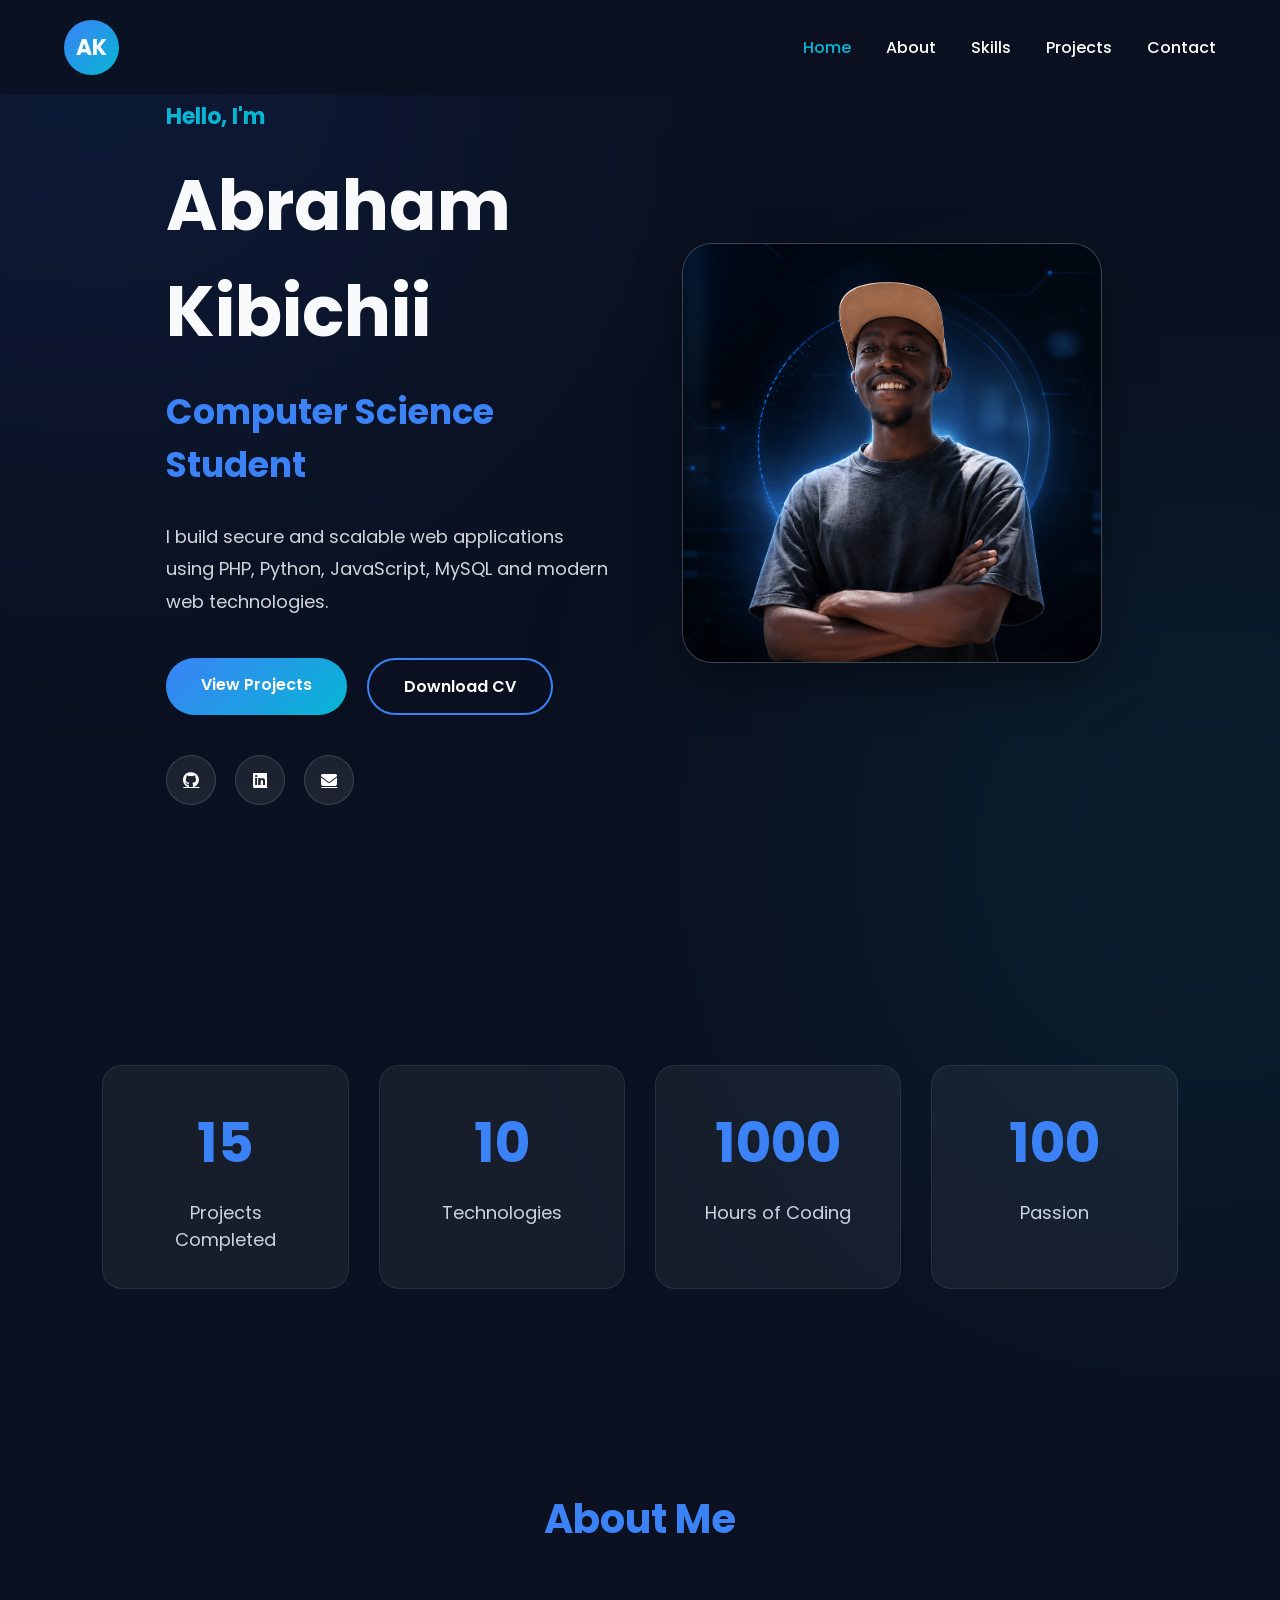
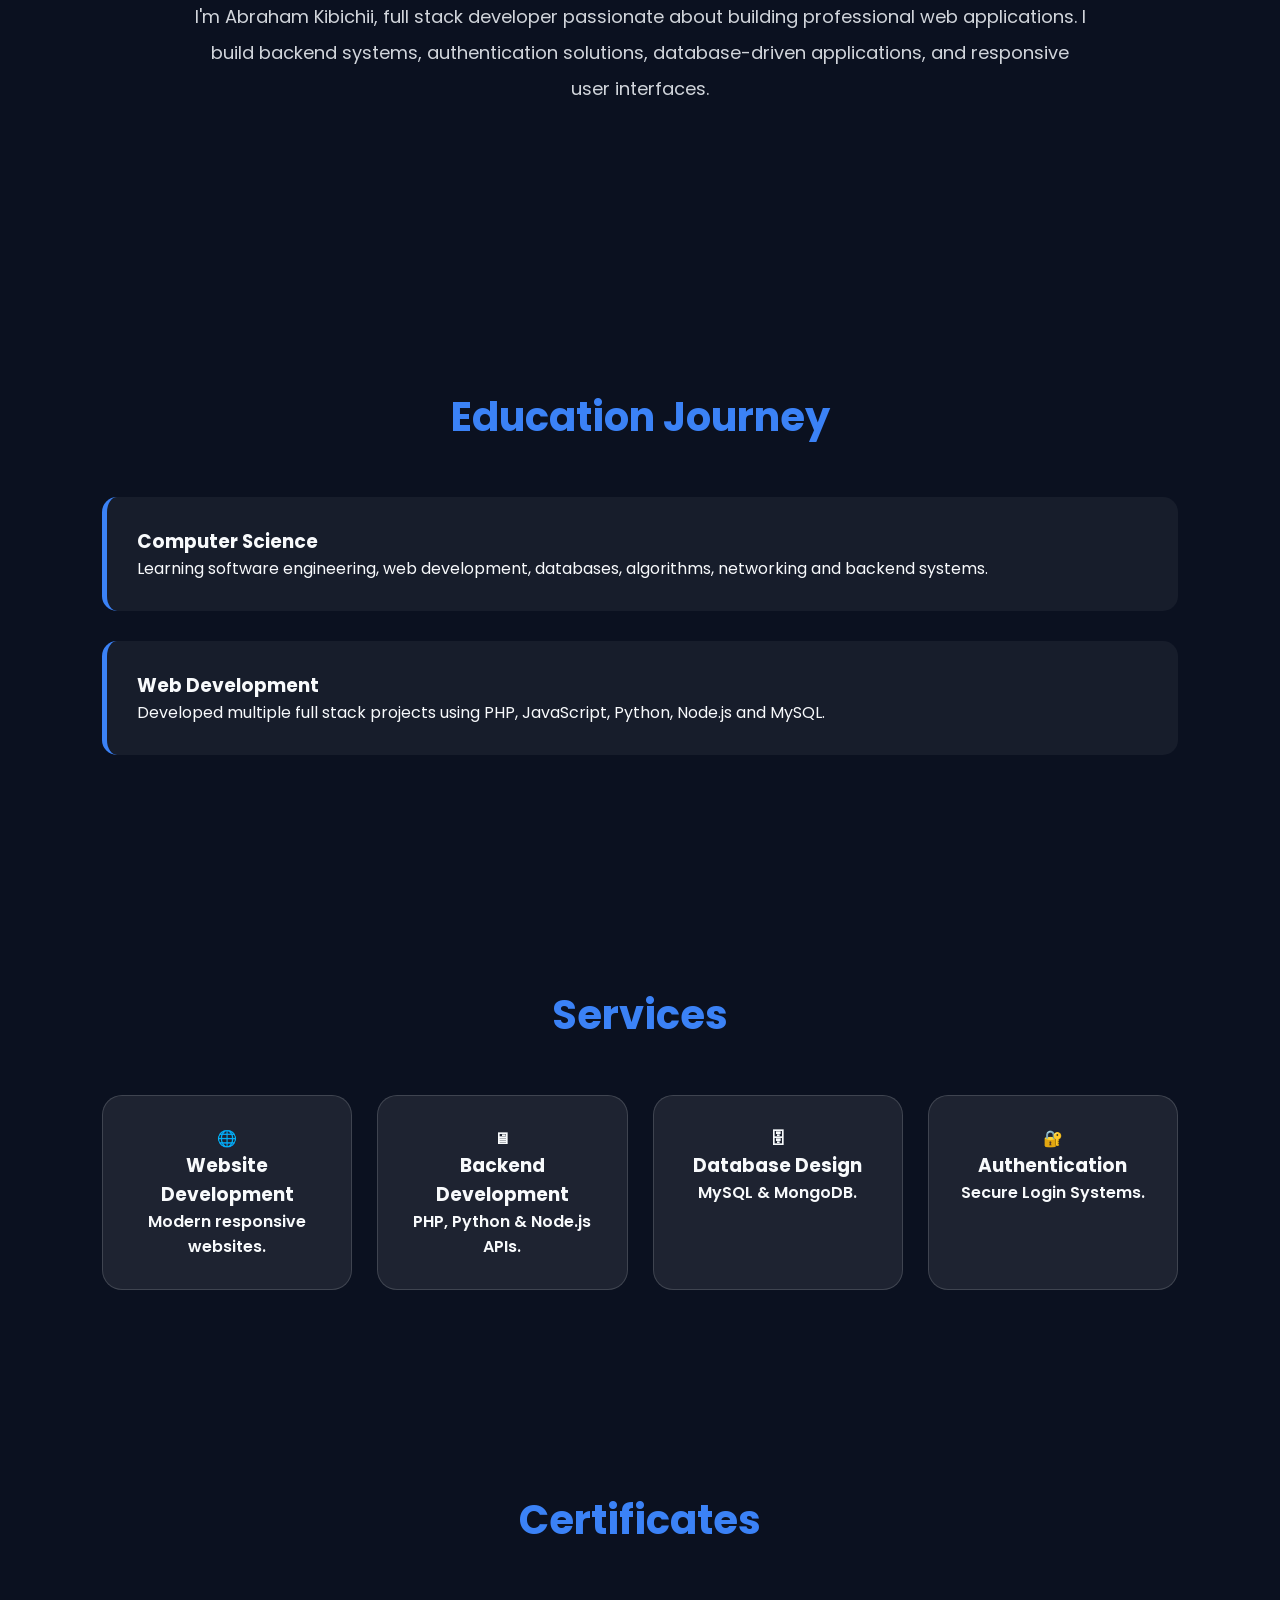
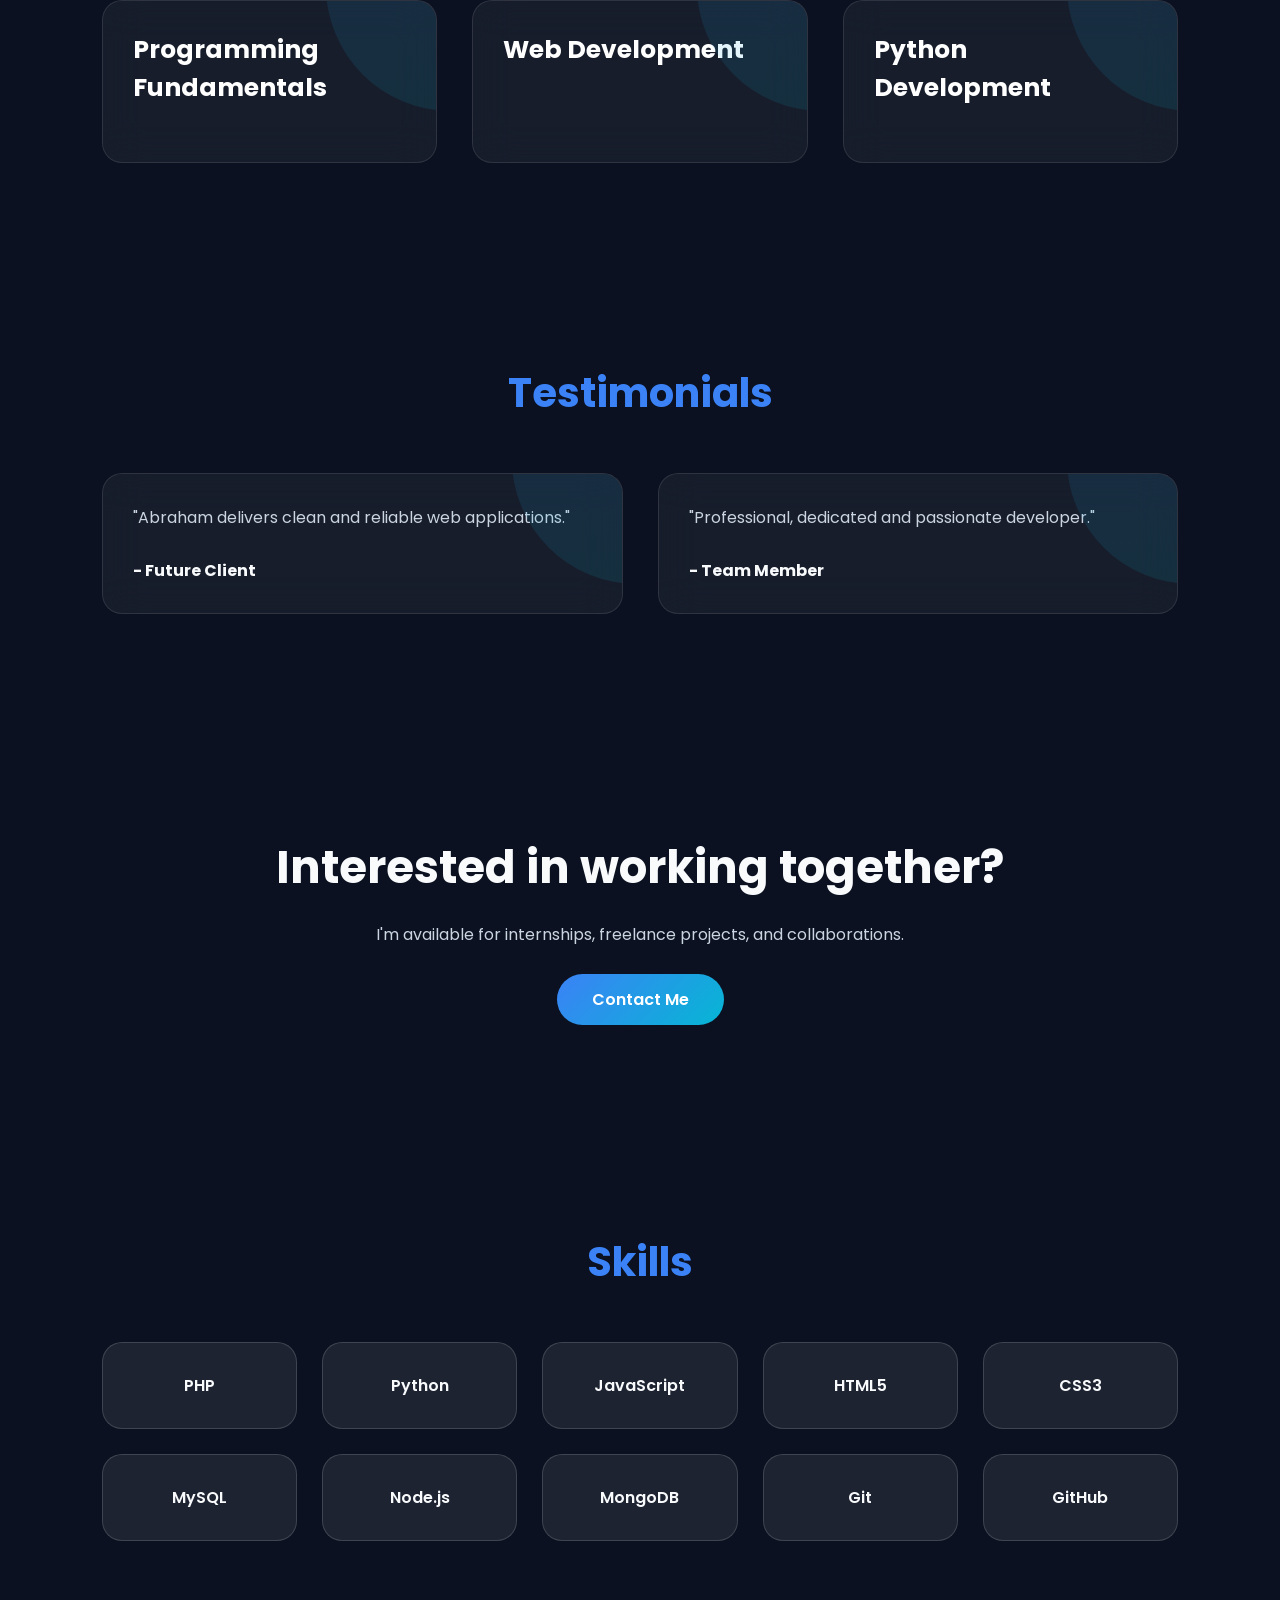
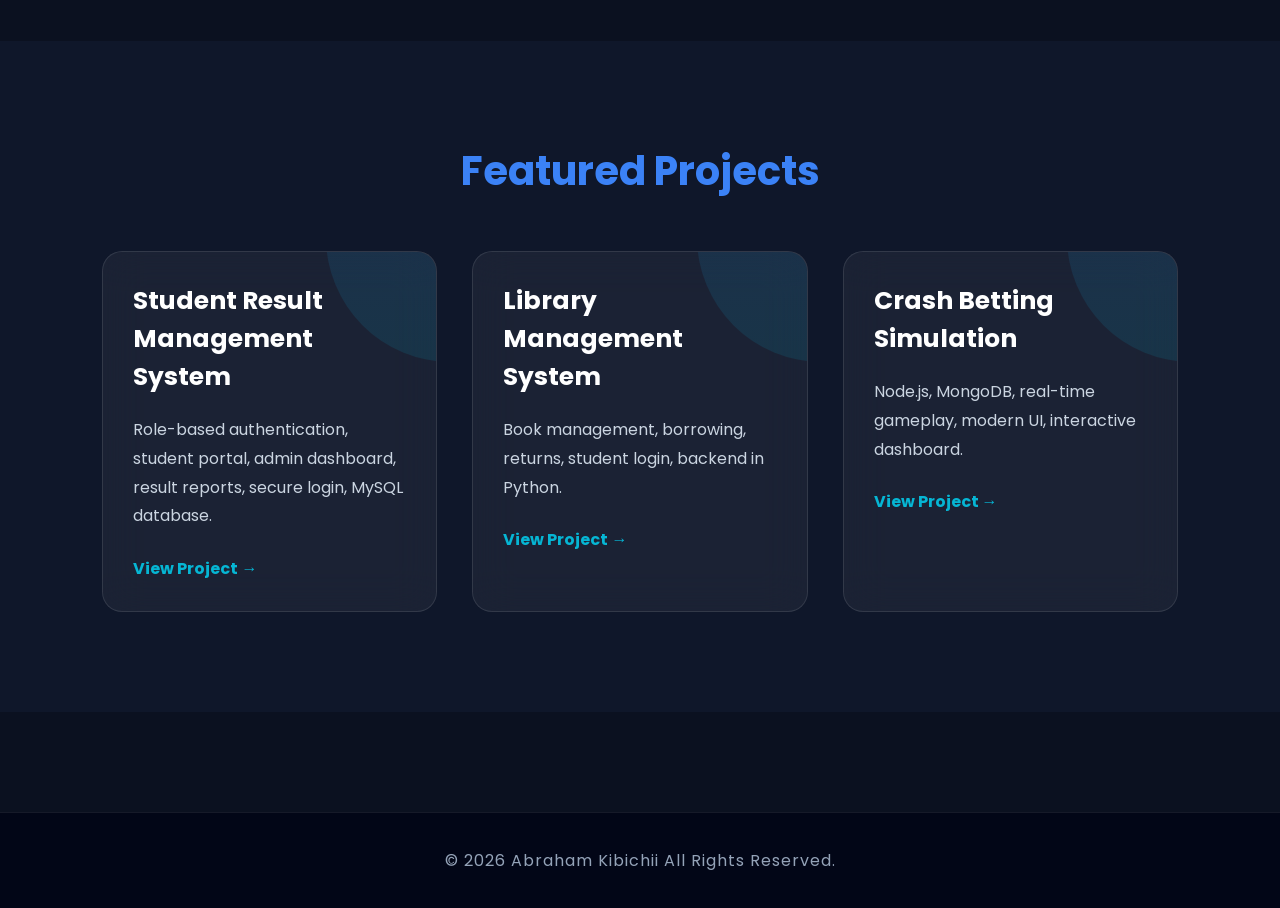
<file: index.html>
<!DOCTYPE html>
<html lang="en">

<head>

<meta charset="UTF-8">
<meta name="viewport" content="width=device-width, initial-scale=1.0">

<title>Abraham Kibichii | Full Stack Developer</title>

<link rel="stylesheet" href="css/style.css">

<link rel="preconnect" href="https://fonts.googleapis.com">

<link rel="preconnect" href="https://fonts.gstatic.com" crossorigin>

<link href="https://fonts.googleapis.com/css2?family=Poppins:wght@300;400;500;600;700;800&display=swap" rel="stylesheet">

<link rel="stylesheet"
href="https://cdnjs.cloudflare.com/ajax/libs/font-awesome/6.7.2/css/all.min.css">

</head>

<body>

<!--================ NAVBAR ================-->

<header>

<nav class="navbar">

<div class="logo">

<span>AK</span>

</div>

<ul class="nav-links">

<li><a href="#home">Home</a></li>

<li><a href="#about">About</a></li>

<li><a href="#skills">Skills</a></li>

<li><a href="#projects">Projects</a></li>

<li><a href="contact.html">Contact</a></li>

</ul>

<div class="menu-btn">

<i class="fas fa-bars"></i>

</div>

</nav>

</header>

<!--================ HERO =================-->

<section class="hero" id="home">

<div class="hero-left">

<h3>Hello, I'm</h3>

<h1>Abraham Kibichii</h1>

<h2>

Computer Science Student

</h2>

<p>

I build secure and scalable web applications using
PHP, Python, JavaScript, MySQL and modern web technologies.

</p>

<div class="buttons">

<a href="#projects" class="btn">

View Projects

</a>

<a href="assets/Abraham_Kibichii_CV.pdf"

class="btn secondary">

Download CV

</a>

</div>

<div class="socials">

<a href="https://github.com/abrahams-code/"><i class="fab fa-github"></i></a>

<a href="https://www.linkedin.com/in/abraham-kibichii/"><i class="fab fa-linkedin"></i></a>

<a href="mailto:abrahamkibichii01@gmail.com"><i class="fas fa-envelope"></i></a>

</div>

</div>

<div class="hero-right">

<div class="image-card">

<img src="images/profile.png" alt="Abraham">

</div>

</div>

</section>

<section class="stats">

<div class="stat">
<h1 class="counter" data-target="15">0</h1>
<p>Projects Completed</p>
</div>

<div class="stat">
<h1 class="counter" data-target="10">0</h1>
<p>Technologies</p>
</div>

<div class="stat">
<h1 class="counter" data-target="1000">0</h1>
<p>Hours of Coding</p>
</div>

<div class="stat">
<h1 class="counter" data-target="100">0</h1>
<p>Passion</p>
</div>

</section>

<!--================ ABOUT ================-->

<section class="about" id="about">

<h2 class="section-title">

About Me

</h2>

<p>

I'm Abraham Kibichii, full stack developer passionate about
building professional web applications.

I build backend systems,
authentication solutions,
database-driven applications,
and responsive user interfaces.



</p>

</section>
<section class="timeline">

<h2 class="section-title">

Education Journey

</h2>

<div class="timeline-item">

<h3>Computer Science</h3>

<p>

Learning software engineering, web development,
databases,
algorithms,
networking and backend systems.

</p>

</div>

<div class="timeline-item">

<h3>Web Development</h3>

<p>

Developed multiple full stack projects using PHP,
JavaScript,
Python,
Node.js and MySQL.

</p>

</div>

</section>

<section>

<h2 class="section-title">

Services

</h2>

<div class="skills-grid">

<div class="skill">

🌐

<h3>Website Development</h3>

<p>Modern responsive websites.</p>

</div>

<div class="skill">

🖥

<h3>Backend Development</h3>

<p>PHP, Python & Node.js APIs.</p>

</div>

<div class="skill">

🗄

<h3>Database Design</h3>

<p>MySQL & MongoDB.</p>

</div>

<div class="skill">

🔐

<h3>Authentication</h3>

<p>Secure Login Systems.</p>

</div>

</div>

</section>



<section>

<h2 class="section-title">

Certificates

</h2>

<div class="project-grid">

<div class="project-card">

<h3>

Programming Fundamentals

</h3>

<p>



</p>

</div>

<div class="project-card">

<h3>

Web Development

</h3>

<p>



</p>

</div>

<div class="project-card">

<h3>

Python Development

</h3>

<p>



</p>

</div>

</div>

</section>

<section>

<h2 class="section-title">

Testimonials

</h2>

<div class="project-grid">

<div class="project-card">

<p>

"Abraham delivers clean and reliable web applications."

</p>

<h4>- Future Client</h4>

</div>

<div class="project-card">

<p>

"Professional, dedicated and passionate developer."

</p>

<h4>- Team Member</h4>

</div>

</div>

</section>


<section class="cta">

<h2>

Interested in working together?

</h2>

<p>

I'm available for internships, freelance projects, and collaborations.

</p>

<a href="contact.html" class="btn">

Contact Me

</a>

</section>



<!--================ SKILLS ================-->

<section class="skills" id="skills">

<h2 class="section-title">

Skills

</h2>

<div class="skills-grid">

<div class="skill">PHP</div>

<div class="skill">Python</div>

<div class="skill">JavaScript</div>

<div class="skill">HTML5</div>

<div class="skill">CSS3</div>

<div class="skill">MySQL</div>

<div class="skill">Node.js</div>

<div class="skill">MongoDB</div>

<div class="skill">Git</div>

<div class="skill">GitHub</div>

</div>

</section>

<!--================ PROJECTS ================-->

<section class="projects" id="projects">

<h2 class="section-title">

Featured Projects

</h2>

<div class="project-grid">

<div class="project-card">

<h3>

Student Result Management System

</h3>

<p>

Role-based authentication,
student portal,
admin dashboard,
result reports,
secure login,
MySQL database.

</p>

<a href="https://github.com/abrahams-code/student-result-system.git">

View Project →

</a>

</div>

<div class="project-card">

<h3>

Library Management System

</h3>

<p>

Book management,
borrowing,
returns,
student login,
backend in Python.

</p>

<a href="https://github.com/abrahams-code/onlinebookshop.git">

View Project →

</a>

</div>

<div class="project-card">

<h3>

Crash Betting Simulation

</h3>

<p>

Node.js,
MongoDB,
real-time gameplay,
modern UI,
interactive dashboard.

</p>

<a href="https://github.com/abrahams-code/crash-betting-simulation.git">

View Project →

</a>

</div>

</div>

</section>

<!--================ FOOTER ================-->

<footer>

<p>

© 2026 Abraham Kibichii

All Rights Reserved.

</p>

</footer>

<script src="js/app.js"></script>

</body>

</html>
</file>
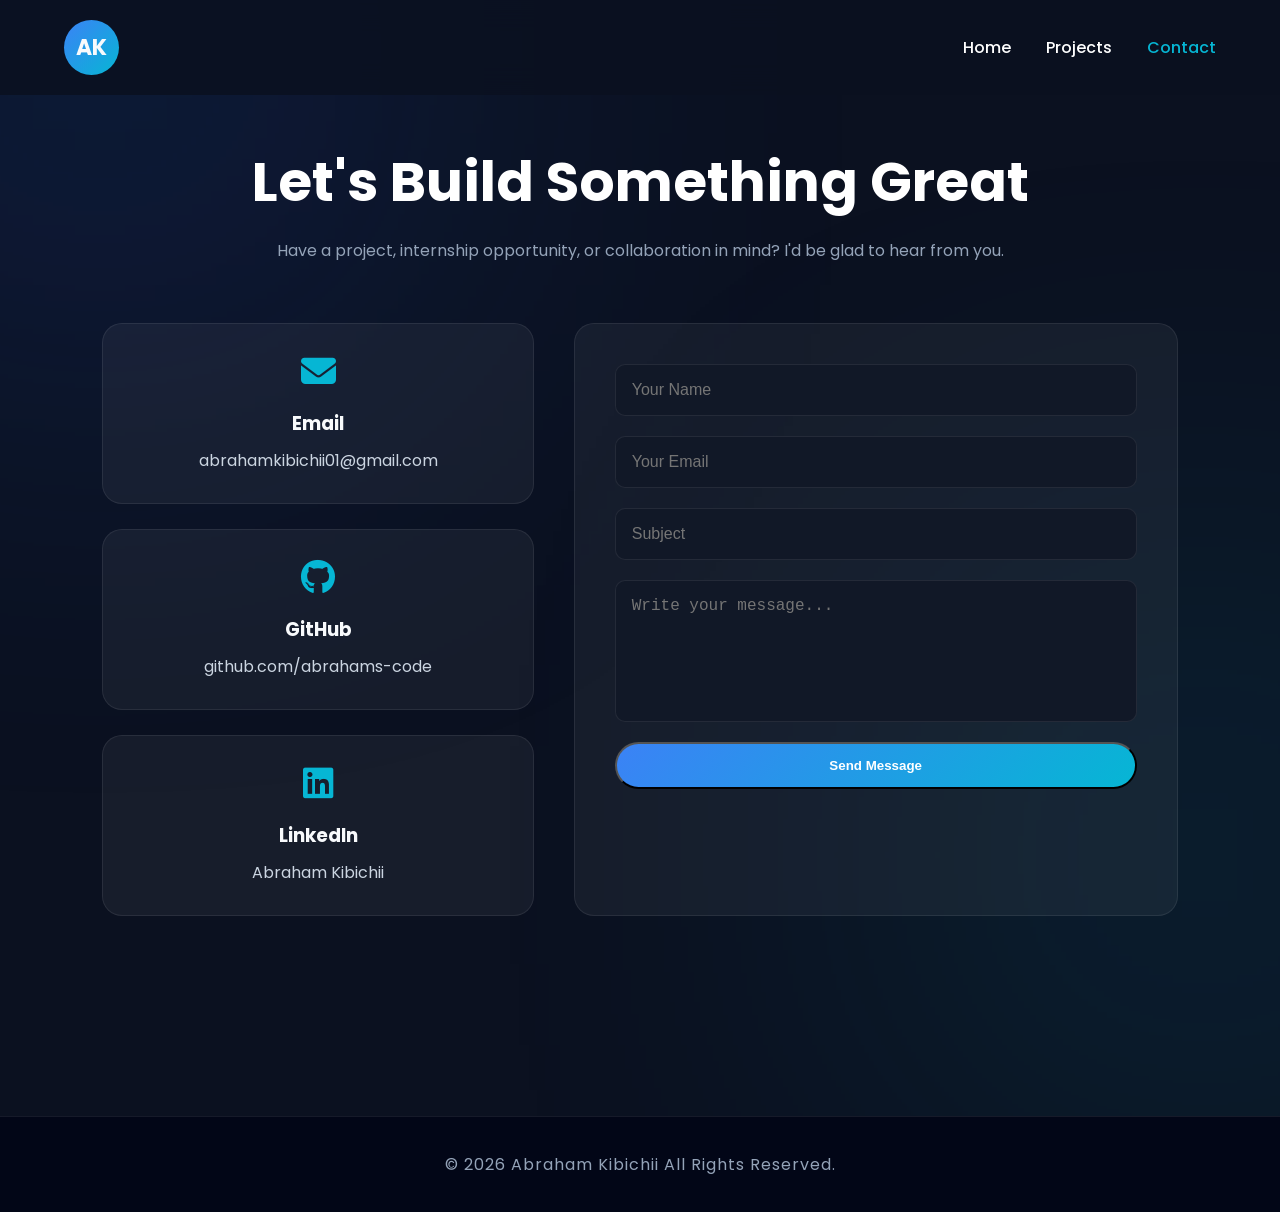
<file: contact.html>
<!DOCTYPE html>
<html lang="en">

<head>

<meta charset="UTF-8">
<meta name="viewport" content="width=device-width, initial-scale=1.0">

<title>Contact | Abraham Kibichii</title>

<link rel="stylesheet" href="css/style.css">

<link rel="preconnect" href="https://fonts.googleapis.com">

<link href="https://fonts.googleapis.com/css2?family=Poppins:wght@400;500;600;700&display=swap" rel="stylesheet">

<link rel="stylesheet"
href="https://cdnjs.cloudflare.com/ajax/libs/font-awesome/6.7.2/css/all.min.css">

</head>

<body>

<header>

<nav class="navbar">

<div class="logo">AK</div>

<ul class="nav-links">

<li><a href="index.html">Home</a></li>

<li><a href="projects.html">Projects</a></li>

<li><a href="contact.html" class="active">Contact</a></li>

</ul>

</nav>

</header>

<section class="contact-page">

<h1 class="page-title">

Let's Build Something Great

</h1>

<p class="page-subtitle">

Have a project, internship opportunity, or collaboration in mind?
I'd be glad to hear from you.

</p>

<div class="contact-container">

<div class="contact-info">

<div class="info-card">

<i class="fas fa-envelope"></i>

<h3>Email</h3>

<p>abrahamkibichii01@gmail.com</p>

</div>

<div class="info-card">

<i class="fab fa-github"></i>

<h3>GitHub</h3>

<p>github.com/abrahams-code</p>

</div>

<div class="info-card">

<i class="fab fa-linkedin"></i>

<h3>LinkedIn</h3>

<p>Abraham Kibichii</p>

</div>

</div>

<div class="contact-form">

<form action="https://formspree.io/f/mvzjvaeo" method="POST">

<input type="text" name="name" placeholder="Your Name" required>

<input type="email" name="email" placeholder="Your Email" required>

<input type="text" name="subject" placeholder="Subject" required>

<textarea
name="message"
rows="6"
placeholder="Write your message..."
required></textarea>

<button type="submit" class="btn">

Send Message

</button>

</form>

</div>

</div>

</section>

<footer>

<p>

© 2026 Abraham Kibichii

All Rights Reserved.

</p>

</footer>

<script src="js/app.js"></script>

</body>

</html>
</file>
<file: css/style.css>
/* ===========================
   GOOGLE FONT
=========================== */

@import url('https://fonts.googleapis.com/css2?family=Poppins:wght@300;400;500;600;700;800&display=swap');

/* ===========================
   RESET
=========================== */

*{
    margin:0;
    padding:0;
    box-sizing:border-box;
    scroll-behavior:smooth;
}

body{
    font-family:'Poppins',sans-serif;
    background:#0b1120;
    color:#f8fafc;
    overflow-x:hidden;
}

/* ===========================
   VARIABLES
=========================== */

:root{

    --primary:#3b82f6;
    --secondary:#06b6d4;
    --success:#22c55e;
    --dark:#0b1120;
    --dark2:#111827;
    --glass:rgba(255,255,255,.08);
    --border:rgba(255,255,255,.15);
    --white:#ffffff;
    --text:#d1d5db;

}

/* ===========================
   SCROLLBAR
=========================== */

::-webkit-scrollbar{
    width:10px;
}

::-webkit-scrollbar-track{
    background:#111827;
}

::-webkit-scrollbar-thumb{
    background:var(--primary);
    border-radius:20px;
}

::-webkit-scrollbar-thumb:hover{
    background:var(--secondary);
}

/* ===========================
   NAVBAR
=========================== */

header{

    position:fixed;
    top:0;
    left:0;
    width:100%;
    z-index:1000;

    backdrop-filter:blur(15px);
    background:rgba(11,17,32,.85);

}

.navbar{

    width:90%;
    margin:auto;

    display:flex;
    justify-content:space-between;
    align-items:center;

    padding:20px 0;

}

.logo{

    width:55px;
    height:55px;

    border-radius:50%;

    display:flex;
    align-items:center;
    justify-content:center;

    background:linear-gradient(135deg,var(--primary),var(--secondary));

    font-size:22px;
    font-weight:bold;

}

.nav-links{

    display:flex;
    list-style:none;
    gap:35px;

}

.nav-links a{

    text-decoration:none;
    color:white;
    font-weight:500;
    transition:.3s;

}

.nav-links a:hover{

    color:var(--secondary);

}

.menu-btn{

    display:none;
    font-size:28px;
    cursor:pointer;

}

/* ===========================
   HERO
=========================== */

.hero{

    width:90%;
    min-height:100vh;

    margin:auto;

    display:grid;
    grid-template-columns:1fr 1fr;
    gap:60px;

    align-items:center;

}

.hero-left h3{

    color:var(--secondary);
    font-size:22px;

}

.hero-left h1{

    font-size:70px;
    margin:20px 0;

}

.hero-left h2{

    font-size:35px;
    color:var(--primary);

}

.hero-left p{

    margin-top:30px;
    color:var(--text);

    line-height:1.8;

    font-size:18px;

}

/* Buttons */

.buttons{

    margin-top:40px;

    display:flex;
    gap:20px;

}

.btn{

    text-decoration:none;

    padding:14px 35px;

    border-radius:50px;

    color:white;

    background:linear-gradient(
        135deg,
        var(--primary),
        var(--secondary)
    );

    transition:.4s;

    font-weight:600;

}

.btn:hover{

    transform:translateY(-5px);

    box-shadow:0 10px 30px rgba(59,130,246,.4);

}

.secondary{

    background:transparent;

    border:2px solid var(--primary);

}

.secondary:hover{

    background:var(--primary);

}

/* Social */

.socials{

    margin-top:40px;

}

.socials a{

    width:50px;
    height:50px;

    display:inline-flex;
    justify-content:center;
    align-items:center;

    border-radius:50%;

    margin-right:15px;

    color:white;

    background:var(--glass);

    border:1px solid var(--border);

    transition:.4s;

}

.socials a:hover{

    transform:translateY(-6px);

    background:var(--primary);

}

/* ===========================
   HERO IMAGE
=========================== */

.hero-right{

    display:flex;
    justify-content:center;

}

.image-card{

    width:420px;
    height:420px;

    border-radius:30px;

    overflow:hidden;

    background:var(--glass);

    border:1px solid var(--border);

    backdrop-filter:blur(20px);

    box-shadow:0 20px 50px rgba(0,0,0,.35);

}

.image-card img{

    width:100%;
    height:100%;

    object-fit:cover;

}

/* ===========================
   SECTION TITLE
=========================== */

section{

    padding:100px 8%;

}

.section-title{

    font-size:40px;

    text-align:center;

    margin-bottom:50px;

    color:var(--primary);

}

/* ===========================
   ABOUT
=========================== */

.about{

    text-align:center;

}

.about p{

    max-width:900px;

    margin:auto;

    line-height:2;

    color:var(--text);

    font-size:18px;

}

/* ===========================
   SKILLS
=========================== */

.skills-grid{

    display:grid;

    grid-template-columns:repeat(auto-fit,minmax(180px,1fr));

    gap:25px;

}

.skill{

    background:var(--glass);

    border:1px solid var(--border);

    padding:30px;

    border-radius:20px;

    text-align:center;

    transition:.4s;

    font-weight:600;

}

.skill:hover{

    transform:translateY(-8px);

    background:var(--primary);

}

/*======================================
PROJECTS
======================================*/

.projects{

    background:#0f172a;

}

.project-grid{

    display:grid;

    grid-template-columns:repeat(auto-fit,minmax(320px,1fr));

    gap:35px;

    margin-top:50px;

}

.project-card{

    background:rgba(255,255,255,.05);

    backdrop-filter:blur(20px);

    border:1px solid rgba(255,255,255,.1);

    border-radius:20px;

    padding:30px;

    transition:.4s;

    position:relative;

    overflow:hidden;

}

.project-card::before{

    content:"";

    position:absolute;

    width:250px;
    height:250px;

    background:linear-gradient(var(--primary),var(--secondary));

    border-radius:50%;

    top:-140px;
    right:-140px;

    opacity:.12;

}

.project-card:hover{

    transform:translateY(-12px);

    box-shadow:0 20px 40px rgba(0,0,0,.4);

}

.project-card h3{

    margin-bottom:20px;

    color:white;

    font-size:25px;

}

.project-card p{

    color:#cbd5e1;

    line-height:1.8;

    margin-bottom:25px;

}

.project-card a{

    color:var(--secondary);

    text-decoration:none;

    font-weight:bold;

}

.project-card a:hover{

    color:white;

}

/*======================================
STATISTICS
======================================*/

.stats{

    display:grid;

    grid-template-columns:repeat(auto-fit,minmax(200px,1fr));

    gap:30px;

    margin-top:60px;

}

.stat{

    background:rgba(255,255,255,.05);

    border-radius:20px;

    padding:35px;

    text-align:center;

    border:1px solid rgba(255,255,255,.08);

}

.stat h1{

    font-size:55px;

    color:var(--primary);

}

.stat p{

    margin-top:15px;

    color:#cbd5e1;

    font-size:18px;

}

/*======================================
BACKGROUND EFFECT
======================================*/

body::before{

content:"";

position:fixed;

width:500px;
height:500px;

background:#2563eb;

filter:blur(220px);

top:-200px;
left:-150px;

opacity:.25;

z-index:-1;

}

body::after{

content:"";

position:fixed;

width:450px;
height:450px;

background:#06b6d4;

filter:blur(220px);

bottom:-180px;
right:-150px;

opacity:.2;

z-index:-1;

}

/*======================================
FOOTER
======================================*/

footer{

background:#020617;

padding:35px;

text-align:center;

margin-top:100px;

border-top:1px solid rgba(255,255,255,.08);

}

footer p{

color:#94a3b8;

letter-spacing:1px;

}

/*======================================
ANIMATIONS
======================================*/

@keyframes float{

0%{

transform:translateY(0px);

}

50%{

transform:translateY(-15px);

}

100%{

transform:translateY(0px);

}

}

.image-card{

animation:float 5s ease-in-out infinite;

}

@keyframes fadeUp{

from{

opacity:0;

transform:translateY(50px);

}

to{

opacity:1;

transform:translateY(0);

}

}

.hero-left{

animation:fadeUp 1.2s ease;

}

.hero-right{

animation:fadeUp 1.5s ease;

}

/*======================================
RESPONSIVE
======================================*/

@media(max-width:1000px){

.hero{

grid-template-columns:1fr;

text-align:center;

padding-top:120px;

}

.hero-left h1{

font-size:50px;

}

.hero-left h2{

font-size:28px;

}

.buttons{

justify-content:center;

}

.socials{

text-align:center;

}

.image-card{

width:320px;

height:320px;

margin:auto;

}

.nav-links{

display:none;

}

.menu-btn{

display:block;

}

.section-title{

font-size:34px;

}

}

@media(max-width:600px){

.hero-left h1{

font-size:38px;

}

.hero-left p{

font-size:16px;

}

.btn{

padding:12px 22px;

font-size:14px;

}

}

/*==================================
ACTIVE MENU
==================================*/

.nav-links a.active{

color:#06b6d4;

}


/*==================================
SCROLL REVEAL
==================================*/

.about,
.skills,
.projects,
.project-card,
.skill{

opacity:0;

transform:translateY(60px);

transition:1s;

}

.visible{

opacity:1;

transform:translateY(0);

}


/*==================================
BACK TO TOP
==================================*/

.top-btn{

position:fixed;

right:30px;

bottom:30px;

width:55px;

height:55px;

border:none;

border-radius:50%;

background:#3b82f6;

color:white;

font-size:25px;

cursor:pointer;

display:none;

transition:.3s;

box-shadow:0 10px 30px rgba(0,0,0,.3);

}

.top-btn:hover{

background:#06b6d4;

transform:translateY(-5px);

}

.top-btn.show{

display:block;

}

/*=============================
PROJECT PAGE
=============================*/

.projects-page{

padding-top:140px;

min-height:100vh;

}

.page-title{

text-align:center;

font-size:55px;

margin-bottom:15px;

color:white;

}

.page-subtitle{

text-align:center;

color:#94a3b8;

margin-bottom:60px;

}

.project-card{

overflow:hidden;

}

.project-card img{

width:100%;

height:220px;

object-fit:cover;

display:block;

}

.project-content{

padding:30px;

}

.tech{

display:flex;

flex-wrap:wrap;

gap:10px;

margin:20px 0;

}

.tech span{

background:#1e293b;

padding:8px 15px;

border-radius:30px;

font-size:14px;

color:#38bdf8;

}

.project-buttons{

display:flex;

gap:15px;

margin-top:25px;

}


/*==========================================
CONTACT PAGE
==========================================*/

.contact-page{

padding-top:140px;

min-height:100vh;

}

.contact-container{

display:grid;

grid-template-columns:1fr 1.4fr;

gap:40px;

margin-top:60px;

}

.contact-info{

display:flex;

flex-direction:column;

gap:25px;

}

.info-card{

background:rgba(255,255,255,.05);

border:1px solid rgba(255,255,255,.08);

padding:30px;

border-radius:20px;

text-align:center;

transition:.3s;

}

.info-card:hover{

transform:translateY(-8px);

}

.info-card i{

font-size:35px;

color:var(--secondary);

margin-bottom:20px;

}

.info-card h3{

margin-bottom:10px;

}

.info-card p{

color:#cbd5e1;

}

.contact-form{

background:rgba(255,255,255,.05);

border:1px solid rgba(255,255,255,.08);

padding:40px;

border-radius:20px;

}

.contact-form form{

display:flex;

flex-direction:column;

gap:20px;

}

.contact-form input,
.contact-form textarea{

background:#111827;

border:1px solid rgba(255,255,255,.08);

padding:16px;

border-radius:10px;

color:white;

font-size:16px;

outline:none;

}

.contact-form input:focus,
.contact-form textarea:focus{

border-color:var(--primary);

}

.contact-form textarea{

resize:none;

}

@media(max-width:900px){

.contact-container{

grid-template-columns:1fr;

}

}

.timeline{

margin-top:80px;

}

.timeline-item{

background:rgba(255,255,255,.05);

padding:30px;

border-left:5px solid #3b82f6;

margin:30px 0;

border-radius:15px;

}


.cta{

text-align:center;

padding:120px 20px;

}

.cta h2{

font-size:45px;

margin-bottom:20px;

}

.cta p{

color:#cbd5e1;

margin-bottom:40px;

}
</file>
